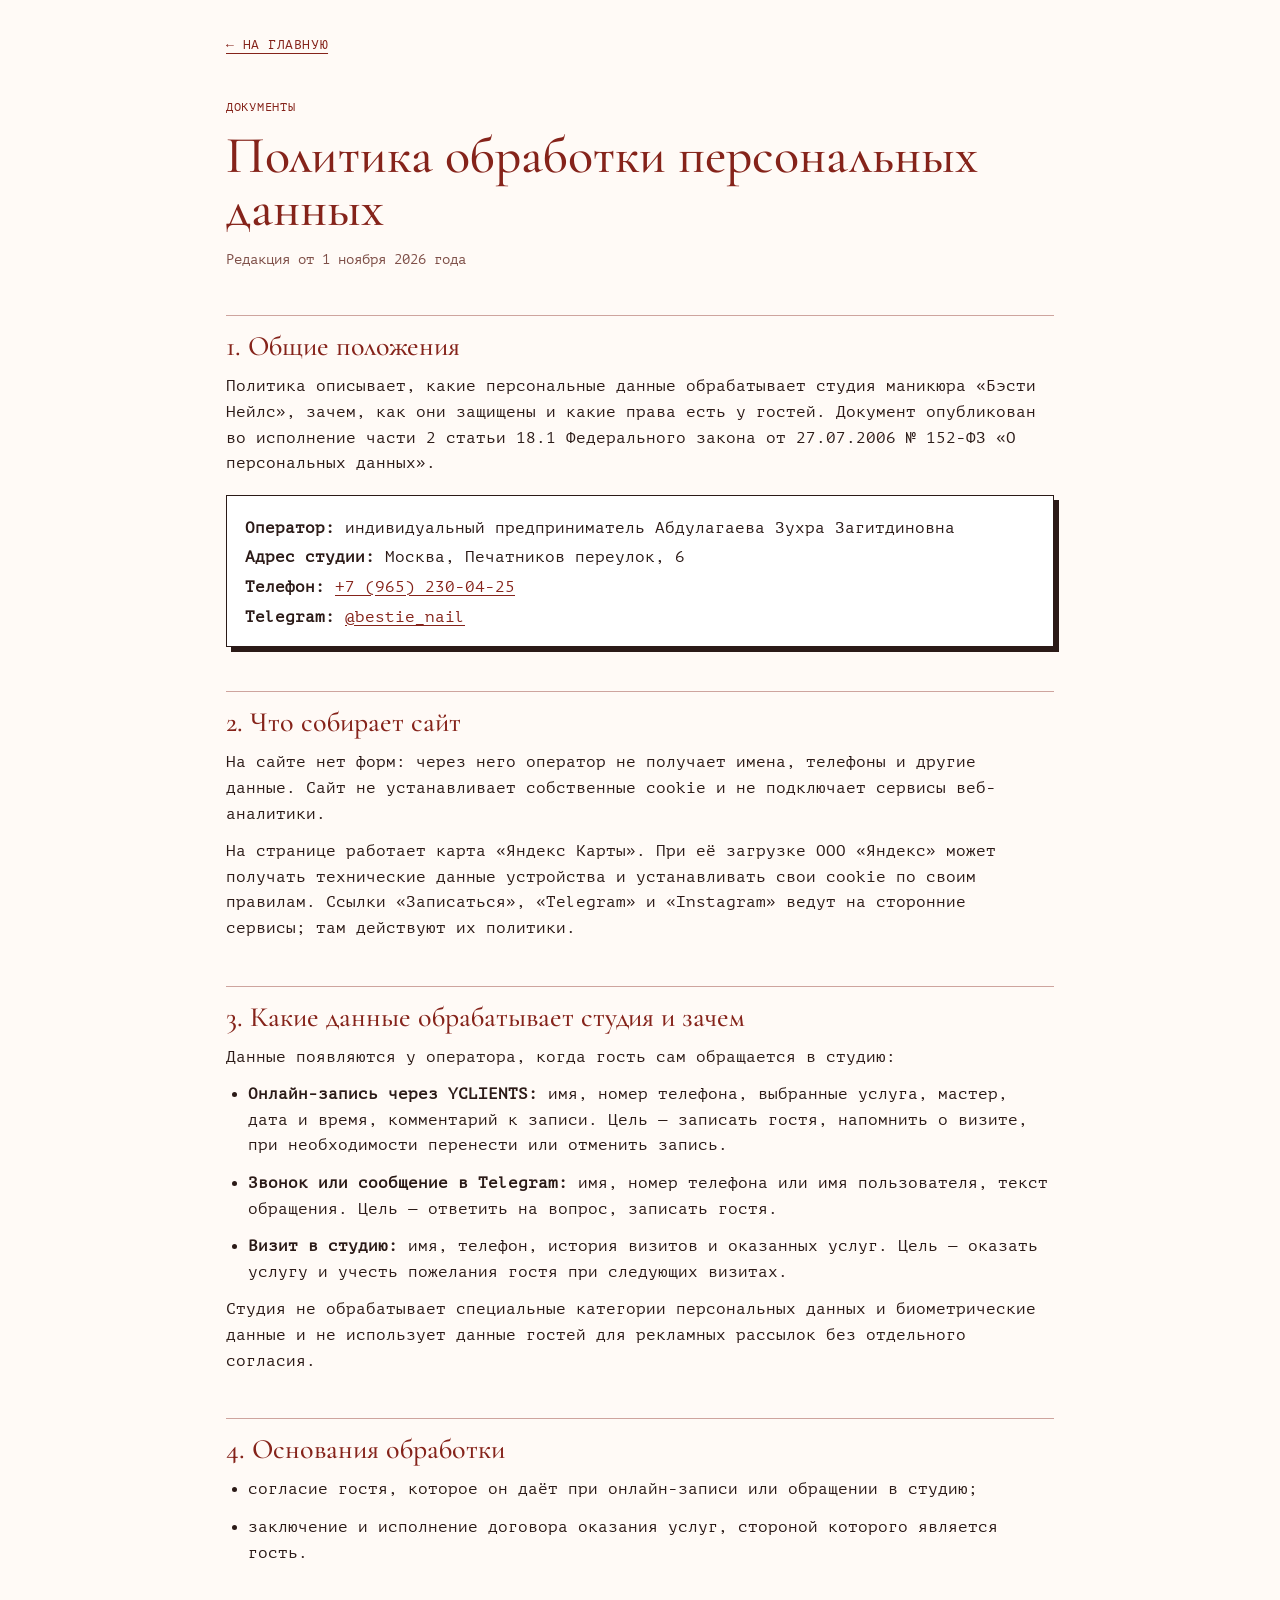
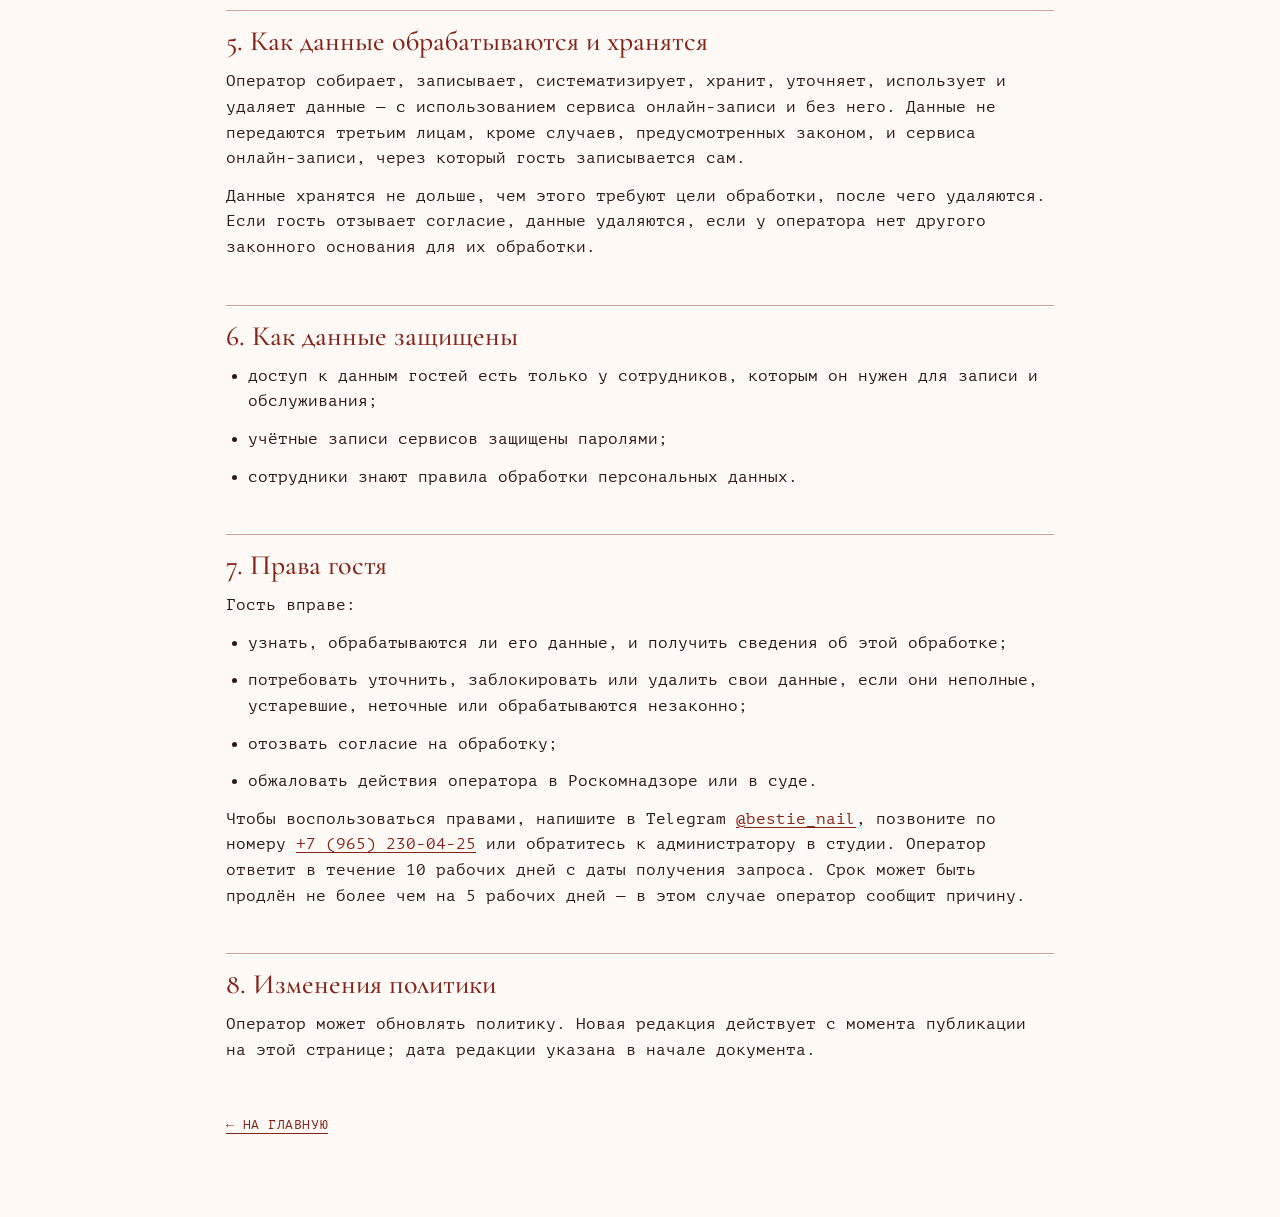
<file: privacy.html>
<!doctype html>
<html lang="ru">
<head>
<meta charset="utf-8">
<meta name="viewport" content="width=device-width, initial-scale=1">
<meta name="robots" content="noindex, nofollow">
<title>Политика обработки персональных данных — Бэсти</title>
<link rel="stylesheet" href="fonts/fonts.css">
<style>
:root { --bordo: #85231A; --ink: #2B1A17; --cream: #FFFAF6; }
* { box-sizing: border-box; }
body { margin: 0; background: var(--cream); color: var(--ink); font-family: 'PT Mono', monospace; font-size: 16px; line-height: 1.6; }
.wrap { max-width: 860px; margin: 0 auto; padding: 32px 16px 80px; }
.back { display: inline-block; color: var(--bordo); font-size: 13px; letter-spacing: .04em; text-transform: uppercase; text-underline-offset: 4px; }
.kicker { margin: 40px 0 0; font-size: 12px; letter-spacing: .06em; text-transform: uppercase; color: var(--bordo); }
h1 { margin: 12px 0 0; font-family: 'Cormorant Garamond', Georgia, serif; font-weight: 500; font-size: clamp(34px, 6vw, 52px); line-height: 1.02; color: var(--bordo); }
.date { margin: 14px 0 0; font-size: 14px; color: #7E4F48; }
h2 { margin: 44px 0 0; padding-top: 14px; border-top: 1px solid rgba(133, 35, 26, .4); font-family: 'Cormorant Garamond', Georgia, serif; font-weight: 500; font-size: 28px; line-height: 1.15; color: var(--bordo); }
p, li { margin: 12px 0 0; }
ul { margin: 0; padding-left: 22px; }
a { color: var(--bordo); text-underline-offset: 3px; }
.card { margin-top: 18px; padding: 16px 18px; background: #fff; border: 1px solid var(--ink); box-shadow: 5px 5px 0 var(--ink); }
.card p { margin: 4px 0 0; }
</style>
</head>
<body>
<div class="wrap">
<a class="back" href="./">← На главную</a>
<p class="kicker">Документы</p>
<h1>Политика обработки персональных данных</h1>
<p class="date">Редакция от 1 ноября 2026 года</p>

<h2>1. Общие положения</h2>
<p>Политика описывает, какие персональные данные обрабатывает студия маникюра «Бэсти Нейлс», зачем, как они защищены и какие права есть у гостей. Документ опубликован во исполнение части 2 статьи 18.1 Федерального закона от 27.07.2006 № 152-ФЗ «О персональных данных».</p>
<div class="card">
<p><b>Оператор:</b> индивидуальный предприниматель Абдулагаева Зухра Загитдиновна</p>
<p><b>Адрес студии:</b> Москва, Печатников переулок, 6</p>
<p><b>Телефон:</b> <a href="tel:+79652300425">+7 (965) 230-04-25</a></p>
<p><b>Telegram:</b> <a href="https://t.me/bestie_nail" target="_blank" rel="noopener">@bestie_nail</a></p>
</div>

<h2>2. Что собирает сайт</h2>
<p>На сайте нет форм: через него оператор не получает имена, телефоны и другие данные. Сайт не устанавливает собственные cookie и не подключает сервисы веб-аналитики.</p>
<p>На странице работает карта «Яндекс Карты». При её загрузке ООО «Яндекс» может получать технические данные устройства и устанавливать свои cookie по своим правилам. Ссылки «Записаться», «Telegram» и «Instagram» ведут на сторонние сервисы; там действуют их политики.</p>

<h2>3. Какие данные обрабатывает студия и зачем</h2>
<p>Данные появляются у оператора, когда гость сам обращается в студию:</p>
<ul>
<li><b>Онлайн-запись через YCLIENTS:</b> имя, номер телефона, выбранные услуга, мастер, дата и время, комментарий к записи. Цель — записать гостя, напомнить о визите, при необходимости перенести или отменить запись.</li>
<li><b>Звонок или сообщение в Telegram:</b> имя, номер телефона или имя пользователя, текст обращения. Цель — ответить на вопрос, записать гостя.</li>
<li><b>Визит в студию:</b> имя, телефон, история визитов и оказанных услуг. Цель — оказать услугу и учесть пожелания гостя при следующих визитах.</li>
</ul>
<p>Студия не обрабатывает специальные категории персональных данных и биометрические данные и не использует данные гостей для рекламных рассылок без отдельного согласия.</p>

<h2>4. Основания обработки</h2>
<ul>
<li>согласие гостя, которое он даёт при онлайн-записи или обращении в студию;</li>
<li>заключение и исполнение договора оказания услуг, стороной которого является гость.</li>
</ul>

<h2>5. Как данные обрабатываются и хранятся</h2>
<p>Оператор собирает, записывает, систематизирует, хранит, уточняет, использует и удаляет данные — с использованием сервиса онлайн-записи и без него. Данные не передаются третьим лицам, кроме случаев, предусмотренных законом, и сервиса онлайн-записи, через который гость записывается сам.</p>
<p>Данные хранятся не дольше, чем этого требуют цели обработки, после чего удаляются. Если гость отзывает согласие, данные удаляются, если у оператора нет другого законного основания для их обработки.</p>

<h2>6. Как данные защищены</h2>
<ul>
<li>доступ к данным гостей есть только у сотрудников, которым он нужен для записи и обслуживания;</li>
<li>учётные записи сервисов защищены паролями;</li>
<li>сотрудники знают правила обработки персональных данных.</li>
</ul>

<h2>7. Права гостя</h2>
<p>Гость вправе:</p>
<ul>
<li>узнать, обрабатываются ли его данные, и получить сведения об этой обработке;</li>
<li>потребовать уточнить, заблокировать или удалить свои данные, если они неполные, устаревшие, неточные или обрабатываются незаконно;</li>
<li>отозвать согласие на обработку;</li>
<li>обжаловать действия оператора в Роскомнадзоре или в суде.</li>
</ul>
<p>Чтобы воспользоваться правами, напишите в Telegram <a href="https://t.me/bestie_nail" target="_blank" rel="noopener">@bestie_nail</a>, позвоните по номеру <a href="tel:+79652300425">+7 (965) 230-04-25</a> или обратитесь к администратору в студии. Оператор ответит в течение 10 рабочих дней с даты получения запроса. Срок может быть продлён не более чем на 5 рабочих дней — в этом случае оператор сообщит причину.</p>

<h2>8. Изменения политики</h2>
<p>Оператор может обновлять политику. Новая редакция действует с момента публикации на этой странице; дата редакции указана в начале документа.</p>

<p style="margin-top: 48px;"><a class="back" href="./">← На главную</a></p>
</div>
</body>
</html>
</file>
<file: fonts/fonts.css>
/* cyrillic-ext */
@font-face {
  font-family: 'Cormorant Garamond';
  font-style: italic;
  font-weight: 400;
  font-display: swap;
  src: url(cormorant-garamond-400i-cyrillic-ext.woff2) format('woff2');
  unicode-range: U+0460-052F, U+1C80-1C8A, U+20B4, U+2DE0-2DFF, U+A640-A69F, U+FE2E-FE2F;
}
/* cyrillic */
@font-face {
  font-family: 'Cormorant Garamond';
  font-style: italic;
  font-weight: 400;
  font-display: swap;
  src: url(cormorant-garamond-400i-cyrillic.woff2) format('woff2');
  unicode-range: U+0301, U+0400-045F, U+0490-0491, U+04B0-04B1, U+2116;
}
/* latin-ext */
@font-face {
  font-family: 'Cormorant Garamond';
  font-style: italic;
  font-weight: 400;
  font-display: swap;
  src: url(cormorant-garamond-400i-latin-ext.woff2) format('woff2');
  unicode-range: U+0100-02BA, U+02BD-02C5, U+02C7-02CC, U+02CE-02D7, U+02DD-02FF, U+0304, U+0308, U+0329, U+1D00-1DBF, U+1E00-1E9F, U+1EF2-1EFF, U+2020, U+20A0-20AB, U+20AD-20C4, U+2113, U+2C60-2C7F, U+A720-A7FF;
}
/* latin */
@font-face {
  font-family: 'Cormorant Garamond';
  font-style: italic;
  font-weight: 400;
  font-display: swap;
  src: url(cormorant-garamond-400i-latin.woff2) format('woff2');
  unicode-range: U+0000-00FF, U+0131, U+0152-0153, U+02BB-02BC, U+02C6, U+02DA, U+02DC, U+0304, U+0308, U+0329, U+2000-206F, U+20AC, U+2122, U+2191, U+2193, U+2212, U+2215, U+FEFF, U+FFFD;
}
/* cyrillic-ext */
@font-face {
  font-family: 'Cormorant Garamond';
  font-style: italic;
  font-weight: 500;
  font-display: swap;
  src: url(cormorant-garamond-500i-cyrillic-ext.woff2) format('woff2');
  unicode-range: U+0460-052F, U+1C80-1C8A, U+20B4, U+2DE0-2DFF, U+A640-A69F, U+FE2E-FE2F;
}
/* cyrillic */
@font-face {
  font-family: 'Cormorant Garamond';
  font-style: italic;
  font-weight: 500;
  font-display: swap;
  src: url(cormorant-garamond-500i-cyrillic.woff2) format('woff2');
  unicode-range: U+0301, U+0400-045F, U+0490-0491, U+04B0-04B1, U+2116;
}
/* latin-ext */
@font-face {
  font-family: 'Cormorant Garamond';
  font-style: italic;
  font-weight: 500;
  font-display: swap;
  src: url(cormorant-garamond-500i-latin-ext.woff2) format('woff2');
  unicode-range: U+0100-02BA, U+02BD-02C5, U+02C7-02CC, U+02CE-02D7, U+02DD-02FF, U+0304, U+0308, U+0329, U+1D00-1DBF, U+1E00-1E9F, U+1EF2-1EFF, U+2020, U+20A0-20AB, U+20AD-20C4, U+2113, U+2C60-2C7F, U+A720-A7FF;
}
/* latin */
@font-face {
  font-family: 'Cormorant Garamond';
  font-style: italic;
  font-weight: 500;
  font-display: swap;
  src: url(cormorant-garamond-500i-latin.woff2) format('woff2');
  unicode-range: U+0000-00FF, U+0131, U+0152-0153, U+02BB-02BC, U+02C6, U+02DA, U+02DC, U+0304, U+0308, U+0329, U+2000-206F, U+20AC, U+2122, U+2191, U+2193, U+2212, U+2215, U+FEFF, U+FFFD;
}
/* cyrillic-ext */
@font-face {
  font-family: 'Cormorant Garamond';
  font-style: normal;
  font-weight: 400;
  font-display: swap;
  src: url(cormorant-garamond-400-cyrillic-ext.woff2) format('woff2');
  unicode-range: U+0460-052F, U+1C80-1C8A, U+20B4, U+2DE0-2DFF, U+A640-A69F, U+FE2E-FE2F;
}
/* cyrillic */
@font-face {
  font-family: 'Cormorant Garamond';
  font-style: normal;
  font-weight: 400;
  font-display: swap;
  src: url(cormorant-garamond-400-cyrillic.woff2) format('woff2');
  unicode-range: U+0301, U+0400-045F, U+0490-0491, U+04B0-04B1, U+2116;
}
/* latin-ext */
@font-face {
  font-family: 'Cormorant Garamond';
  font-style: normal;
  font-weight: 400;
  font-display: swap;
  src: url(cormorant-garamond-400-latin-ext.woff2) format('woff2');
  unicode-range: U+0100-02BA, U+02BD-02C5, U+02C7-02CC, U+02CE-02D7, U+02DD-02FF, U+0304, U+0308, U+0329, U+1D00-1DBF, U+1E00-1E9F, U+1EF2-1EFF, U+2020, U+20A0-20AB, U+20AD-20C4, U+2113, U+2C60-2C7F, U+A720-A7FF;
}
/* latin */
@font-face {
  font-family: 'Cormorant Garamond';
  font-style: normal;
  font-weight: 400;
  font-display: swap;
  src: url(cormorant-garamond-400-latin.woff2) format('woff2');
  unicode-range: U+0000-00FF, U+0131, U+0152-0153, U+02BB-02BC, U+02C6, U+02DA, U+02DC, U+0304, U+0308, U+0329, U+2000-206F, U+20AC, U+2122, U+2191, U+2193, U+2212, U+2215, U+FEFF, U+FFFD;
}
/* cyrillic-ext */
@font-face {
  font-family: 'Cormorant Garamond';
  font-style: normal;
  font-weight: 500;
  font-display: swap;
  src: url(cormorant-garamond-500-cyrillic-ext.woff2) format('woff2');
  unicode-range: U+0460-052F, U+1C80-1C8A, U+20B4, U+2DE0-2DFF, U+A640-A69F, U+FE2E-FE2F;
}
/* cyrillic */
@font-face {
  font-family: 'Cormorant Garamond';
  font-style: normal;
  font-weight: 500;
  font-display: swap;
  src: url(cormorant-garamond-500-cyrillic.woff2) format('woff2');
  unicode-range: U+0301, U+0400-045F, U+0490-0491, U+04B0-04B1, U+2116;
}
/* latin-ext */
@font-face {
  font-family: 'Cormorant Garamond';
  font-style: normal;
  font-weight: 500;
  font-display: swap;
  src: url(cormorant-garamond-500-latin-ext.woff2) format('woff2');
  unicode-range: U+0100-02BA, U+02BD-02C5, U+02C7-02CC, U+02CE-02D7, U+02DD-02FF, U+0304, U+0308, U+0329, U+1D00-1DBF, U+1E00-1E9F, U+1EF2-1EFF, U+2020, U+20A0-20AB, U+20AD-20C4, U+2113, U+2C60-2C7F, U+A720-A7FF;
}
/* latin */
@font-face {
  font-family: 'Cormorant Garamond';
  font-style: normal;
  font-weight: 500;
  font-display: swap;
  src: url(cormorant-garamond-500-latin.woff2) format('woff2');
  unicode-range: U+0000-00FF, U+0131, U+0152-0153, U+02BB-02BC, U+02C6, U+02DA, U+02DC, U+0304, U+0308, U+0329, U+2000-206F, U+20AC, U+2122, U+2191, U+2193, U+2212, U+2215, U+FEFF, U+FFFD;
}
/* cyrillic-ext */
@font-face {
  font-family: 'Cormorant Garamond';
  font-style: normal;
  font-weight: 600;
  font-display: swap;
  src: url(cormorant-garamond-600-cyrillic-ext.woff2) format('woff2');
  unicode-range: U+0460-052F, U+1C80-1C8A, U+20B4, U+2DE0-2DFF, U+A640-A69F, U+FE2E-FE2F;
}
/* cyrillic */
@font-face {
  font-family: 'Cormorant Garamond';
  font-style: normal;
  font-weight: 600;
  font-display: swap;
  src: url(cormorant-garamond-600-cyrillic.woff2) format('woff2');
  unicode-range: U+0301, U+0400-045F, U+0490-0491, U+04B0-04B1, U+2116;
}
/* latin-ext */
@font-face {
  font-family: 'Cormorant Garamond';
  font-style: normal;
  font-weight: 600;
  font-display: swap;
  src: url(cormorant-garamond-600-latin-ext.woff2) format('woff2');
  unicode-range: U+0100-02BA, U+02BD-02C5, U+02C7-02CC, U+02CE-02D7, U+02DD-02FF, U+0304, U+0308, U+0329, U+1D00-1DBF, U+1E00-1E9F, U+1EF2-1EFF, U+2020, U+20A0-20AB, U+20AD-20C4, U+2113, U+2C60-2C7F, U+A720-A7FF;
}
/* latin */
@font-face {
  font-family: 'Cormorant Garamond';
  font-style: normal;
  font-weight: 600;
  font-display: swap;
  src: url(cormorant-garamond-600-latin.woff2) format('woff2');
  unicode-range: U+0000-00FF, U+0131, U+0152-0153, U+02BB-02BC, U+02C6, U+02DA, U+02DC, U+0304, U+0308, U+0329, U+2000-206F, U+20AC, U+2122, U+2191, U+2193, U+2212, U+2215, U+FEFF, U+FFFD;
}
/* cyrillic-ext */
@font-face {
  font-family: 'PT Mono';
  font-style: normal;
  font-weight: 400;
  font-display: swap;
  src: url(pt-mono-400-cyrillic-ext.woff2) format('woff2');
  unicode-range: U+0460-052F, U+1C80-1C8A, U+20B4, U+2DE0-2DFF, U+A640-A69F, U+FE2E-FE2F;
}
/* cyrillic */
@font-face {
  font-family: 'PT Mono';
  font-style: normal;
  font-weight: 400;
  font-display: swap;
  src: url(pt-mono-400-cyrillic.woff2) format('woff2');
  unicode-range: U+0301, U+0400-045F, U+0490-0491, U+04B0-04B1, U+2116;
}
/* latin-ext */
@font-face {
  font-family: 'PT Mono';
  font-style: normal;
  font-weight: 400;
  font-display: swap;
  src: url(pt-mono-400-latin-ext.woff2) format('woff2');
  unicode-range: U+0100-02BA, U+02BD-02C5, U+02C7-02CC, U+02CE-02D7, U+02DD-02FF, U+0304, U+0308, U+0329, U+1D00-1DBF, U+1E00-1E9F, U+1EF2-1EFF, U+2020, U+20A0-20AB, U+20AD-20C4, U+2113, U+2C60-2C7F, U+A720-A7FF;
}
/* latin */
@font-face {
  font-family: 'PT Mono';
  font-style: normal;
  font-weight: 400;
  font-display: swap;
  src: url(pt-mono-400-latin.woff2) format('woff2');
  unicode-range: U+0000-00FF, U+0131, U+0152-0153, U+02BB-02BC, U+02C6, U+02DA, U+02DC, U+0304, U+0308, U+0329, U+2000-206F, U+20AC, U+2122, U+2191, U+2193, U+2212, U+2215, U+FEFF, U+FFFD;
}
</file>
